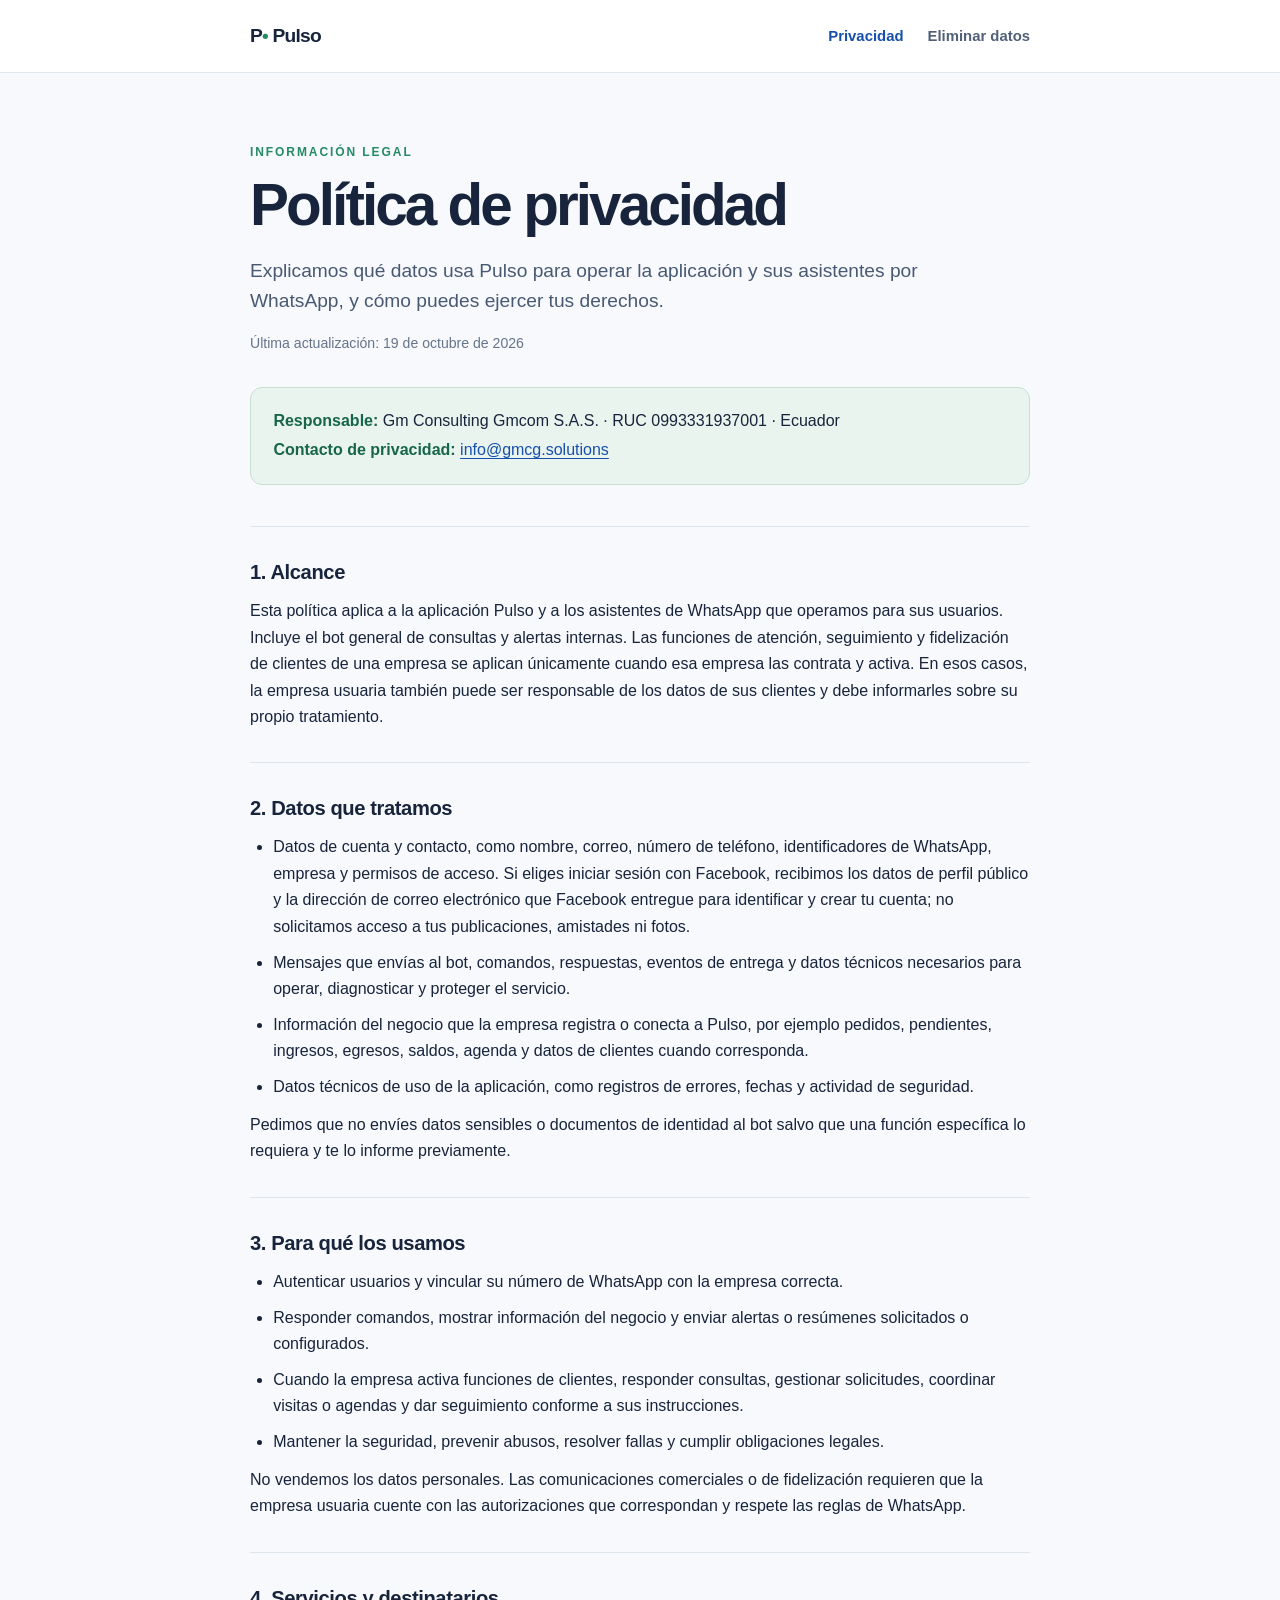
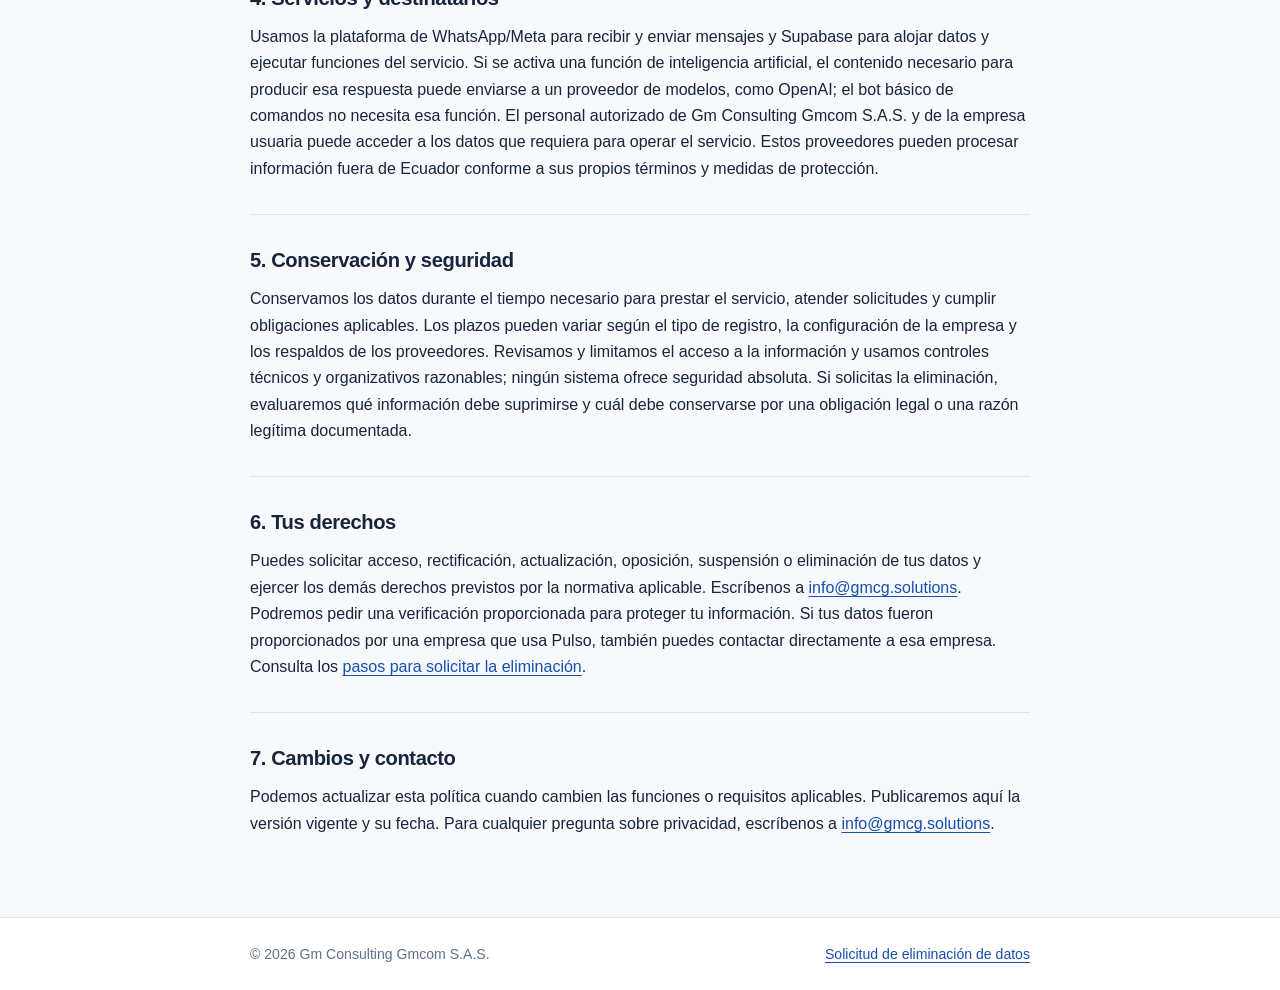
<file: index.html>
<!doctype html>
<html lang="es">
<head>
  <meta charset="utf-8">
  <meta name="viewport" content="width=device-width, initial-scale=1">
  <meta name="color-scheme" content="light">
  <meta name="description" content="Política de privacidad de Pulso, operado por Gm Consulting Gmcom S.A.S.">
  <title>Política de privacidad | Pulso</title>
  <link rel="icon" href="./favicon.svg" type="image/svg+xml">
  <link rel="stylesheet" href="./styles.css">
</head>
<body>
  <a class="skip" href="#contenido">Saltar al contenido</a>
  <header class="site-header">
    <div class="container header-row"><a class="brand" href="./" aria-label="Pulso, inicio">P<span>•</span> Pulso</a><nav aria-label="Navegación principal"><a aria-current="page" href="./">Privacidad</a><a href="./eliminacion/">Eliminar datos</a></nav></div>
  </header>
  <main id="contenido" class="container">
    <p class="eyebrow">Información legal</p>
    <h1>Política de privacidad</h1>
    <p class="lead">Explicamos qué datos usa Pulso para operar la aplicación y sus asistentes por WhatsApp, y cómo puedes ejercer tus derechos.</p>
    <p class="meta">Última actualización: 19 de octubre de 2026</p>
    <div class="notice"><strong>Responsable:</strong> Gm Consulting Gmcom S.A.S. · RUC 0993331937001 · Ecuador<br><strong>Contacto de privacidad:</strong> <a href="mailto:info@gmcg.solutions">info@gmcg.solutions</a></div>

    <section aria-labelledby="alcance"><h2 id="alcance">1. Alcance</h2><p>Esta política aplica a la aplicación Pulso y a los asistentes de WhatsApp que operamos para sus usuarios. Incluye el bot general de consultas y alertas internas. Las funciones de atención, seguimiento y fidelización de clientes de una empresa se aplican únicamente cuando esa empresa las contrata y activa. En esos casos, la empresa usuaria también puede ser responsable de los datos de sus clientes y debe informarles sobre su propio tratamiento.</p></section>
    <section aria-labelledby="datos"><h2 id="datos">2. Datos que tratamos</h2><ul><li>Datos de cuenta y contacto, como nombre, correo, número de teléfono, identificadores de WhatsApp, empresa y permisos de acceso. Si eliges iniciar sesión con Facebook, recibimos los datos de perfil público y la dirección de correo electrónico que Facebook entregue para identificar y crear tu cuenta; no solicitamos acceso a tus publicaciones, amistades ni fotos.</li><li>Mensajes que envías al bot, comandos, respuestas, eventos de entrega y datos técnicos necesarios para operar, diagnosticar y proteger el servicio.</li><li>Información del negocio que la empresa registra o conecta a Pulso, por ejemplo pedidos, pendientes, ingresos, egresos, saldos, agenda y datos de clientes cuando corresponda.</li><li>Datos técnicos de uso de la aplicación, como registros de errores, fechas y actividad de seguridad.</li></ul><p>Pedimos que no envíes datos sensibles o documentos de identidad al bot salvo que una función específica lo requiera y te lo informe previamente.</p></section>
    <section aria-labelledby="fines"><h2 id="fines">3. Para qué los usamos</h2><ul><li>Autenticar usuarios y vincular su número de WhatsApp con la empresa correcta.</li><li>Responder comandos, mostrar información del negocio y enviar alertas o resúmenes solicitados o configurados.</li><li>Cuando la empresa activa funciones de clientes, responder consultas, gestionar solicitudes, coordinar visitas o agendas y dar seguimiento conforme a sus instrucciones.</li><li>Mantener la seguridad, prevenir abusos, resolver fallas y cumplir obligaciones legales.</li></ul><p>No vendemos los datos personales. Las comunicaciones comerciales o de fidelización requieren que la empresa usuaria cuente con las autorizaciones que correspondan y respete las reglas de WhatsApp.</p></section>
    <section aria-labelledby="proveedores"><h2 id="proveedores">4. Servicios y destinatarios</h2><p>Usamos la plataforma de WhatsApp/Meta para recibir y enviar mensajes y Supabase para alojar datos y ejecutar funciones del servicio. Si se activa una función de inteligencia artificial, el contenido necesario para producir esa respuesta puede enviarse a un proveedor de modelos, como OpenAI; el bot básico de comandos no necesita esa función. El personal autorizado de Gm Consulting Gmcom S.A.S. y de la empresa usuaria puede acceder a los datos que requiera para operar el servicio. Estos proveedores pueden procesar información fuera de Ecuador conforme a sus propios términos y medidas de protección.</p></section>
    <section aria-labelledby="conservacion"><h2 id="conservacion">5. Conservación y seguridad</h2><p>Conservamos los datos durante el tiempo necesario para prestar el servicio, atender solicitudes y cumplir obligaciones aplicables. Los plazos pueden variar según el tipo de registro, la configuración de la empresa y los respaldos de los proveedores. Revisamos y limitamos el acceso a la información y usamos controles técnicos y organizativos razonables; ningún sistema ofrece seguridad absoluta. Si solicitas la eliminación, evaluaremos qué información debe suprimirse y cuál debe conservarse por una obligación legal o una razón legítima documentada.</p></section>
    <section aria-labelledby="derechos"><h2 id="derechos">6. Tus derechos</h2><p>Puedes solicitar acceso, rectificación, actualización, oposición, suspensión o eliminación de tus datos y ejercer los demás derechos previstos por la normativa aplicable. Escríbenos a <a href="mailto:info@gmcg.solutions">info@gmcg.solutions</a>. Podremos pedir una verificación proporcionada para proteger tu información. Si tus datos fueron proporcionados por una empresa que usa Pulso, también puedes contactar directamente a esa empresa. Consulta los <a href="./eliminacion/">pasos para solicitar la eliminación</a>.</p></section>
    <section aria-labelledby="cambios"><h2 id="cambios">7. Cambios y contacto</h2><p>Podemos actualizar esta política cuando cambien las funciones o requisitos aplicables. Publicaremos aquí la versión vigente y su fecha. Para cualquier pregunta sobre privacidad, escríbenos a <a href="mailto:info@gmcg.solutions">info@gmcg.solutions</a>.</p></section>
  </main>
  <footer><div class="container footer-row"><span>© 2026 Gm Consulting Gmcom S.A.S.</span><a href="./eliminacion/">Solicitud de eliminación de datos</a></div></footer>
</body>
</html>
</file>
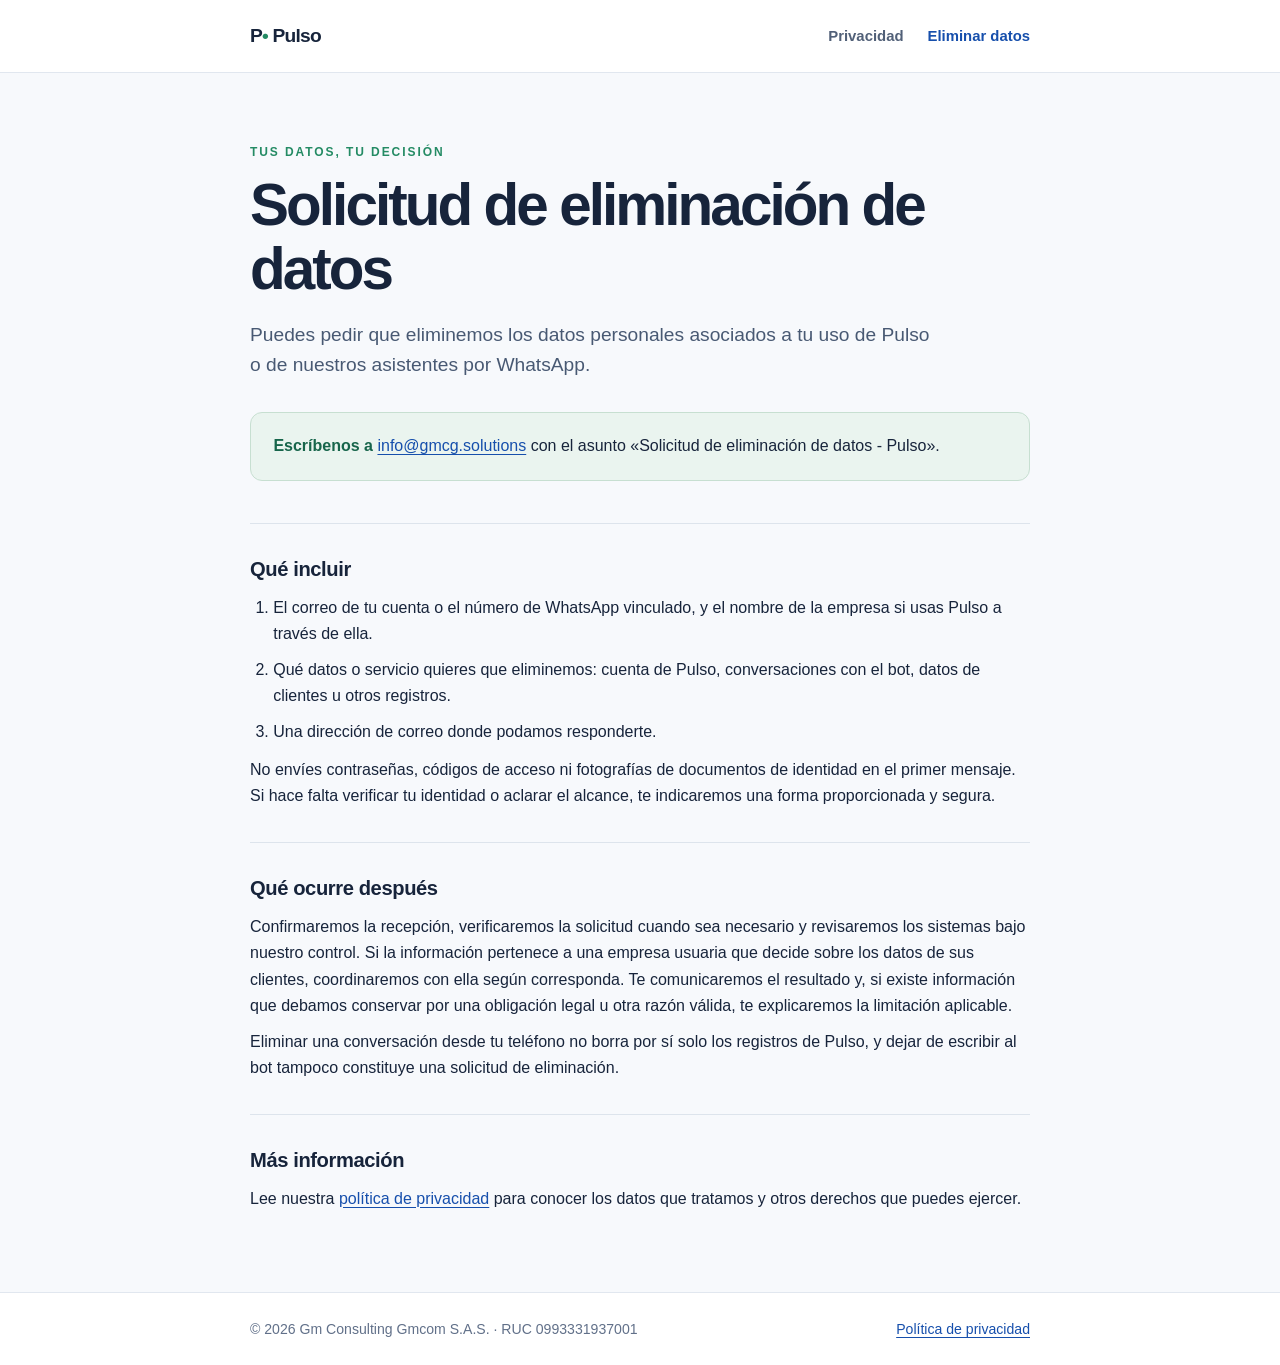
<file: eliminacion/index.html>
<!doctype html>
<html lang="es">
<head>
  <meta charset="utf-8">
  <meta name="viewport" content="width=device-width, initial-scale=1">
  <meta name="color-scheme" content="light">
  <meta name="description" content="Cómo solicitar la eliminación de tus datos de Pulso.">
  <title>Eliminación de datos | Pulso</title>
  <link rel="icon" href="../favicon.svg" type="image/svg+xml">
  <link rel="stylesheet" href="../styles.css">
</head>
<body>
  <a class="skip" href="#contenido">Saltar al contenido</a>
  <header class="site-header"><div class="container header-row"><a class="brand" href="../" aria-label="Pulso, inicio">P<span>•</span> Pulso</a><nav aria-label="Navegación principal"><a href="../">Privacidad</a><a aria-current="page" href="./">Eliminar datos</a></nav></div></header>
  <main id="contenido" class="container">
    <p class="eyebrow">Tus datos, tu decisión</p>
    <h1>Solicitud de eliminación de datos</h1>
    <p class="lead">Puedes pedir que eliminemos los datos personales asociados a tu uso de Pulso o de nuestros asistentes por WhatsApp.</p>
    <div class="notice"><strong>Escríbenos a</strong> <a href="mailto:info@gmcg.solutions?subject=Solicitud%20de%20eliminaci%C3%B3n%20de%20datos%20-%20Pulso">info@gmcg.solutions</a> con el asunto «Solicitud de eliminación de datos - Pulso».</div>
    <section><h2>Qué incluir</h2><ol><li>El correo de tu cuenta o el número de WhatsApp vinculado, y el nombre de la empresa si usas Pulso a través de ella.</li><li>Qué datos o servicio quieres que eliminemos: cuenta de Pulso, conversaciones con el bot, datos de clientes u otros registros.</li><li>Una dirección de correo donde podamos responderte.</li></ol><p>No envíes contraseñas, códigos de acceso ni fotografías de documentos de identidad en el primer mensaje. Si hace falta verificar tu identidad o aclarar el alcance, te indicaremos una forma proporcionada y segura.</p></section>
    <section><h2>Qué ocurre después</h2><p>Confirmaremos la recepción, verificaremos la solicitud cuando sea necesario y revisaremos los sistemas bajo nuestro control. Si la información pertenece a una empresa usuaria que decide sobre los datos de sus clientes, coordinaremos con ella según corresponda. Te comunicaremos el resultado y, si existe información que debamos conservar por una obligación legal u otra razón válida, te explicaremos la limitación aplicable.</p><p>Eliminar una conversación desde tu teléfono no borra por sí solo los registros de Pulso, y dejar de escribir al bot tampoco constituye una solicitud de eliminación.</p></section>
    <section><h2>Más información</h2><p>Lee nuestra <a href="../">política de privacidad</a> para conocer los datos que tratamos y otros derechos que puedes ejercer.</p></section>
  </main>
  <footer><div class="container footer-row"><span>© 2026 Gm Consulting Gmcom S.A.S. · RUC 0993331937001</span><a href="../">Política de privacidad</a></div></footer>
</body>
</html>
</file>
<file: styles.css>
:root{font-family:Inter,-apple-system,BlinkMacSystemFont,"Segoe UI",sans-serif;color:#17243b;background:#f7f9fc;line-height:1.65}*{box-sizing:border-box}html{scroll-behavior:smooth}body{margin:0}a{color:#164fac;text-underline-offset:3px}a:hover{color:#0a347b}a:focus-visible{outline:3px solid #5c8cff;outline-offset:3px;border-radius:2px}.container{width:min(100% - 2.5rem,780px);margin-inline:auto}.skip{position:absolute;top:-100px;left:1rem;background:#fff;padding:.5rem 1rem;z-index:10}.skip:focus{top:1rem}.site-header{background:#fff;border-bottom:1px solid #e1e7ef}.header-row,.footer-row{display:flex;align-items:center;justify-content:space-between;gap:1rem;min-height:72px}.brand{font-size:1.2rem;font-weight:800;letter-spacing:-.04em;color:#17243b;text-decoration:none}.brand span{color:#248b64}.site-header nav{display:flex;gap:1.5rem}.site-header nav a{text-decoration:none;color:#516078;font-weight:600;font-size:.93rem}.site-header nav a[aria-current]{color:#164fac}main{padding-top:4.4rem;padding-bottom:5rem}.eyebrow{text-transform:uppercase;font-size:.75rem;font-weight:800;letter-spacing:.16em;color:#248b64;margin:0 0 .6rem}h1{font-size:clamp(2.3rem,6vw,3.65rem);line-height:1.1;letter-spacing:-.05em;margin:0 0 1.2rem}h2{font-size:1.26rem;line-height:1.3;letter-spacing:-.02em;margin:0 0 .8rem}p,li{font-size:1rem}.lead{font-size:1.2rem;color:#485973;line-height:1.55;max-width:680px;margin:0 0 1rem}.meta{font-size:.88rem;color:#64748b;margin:0 0 2rem}.notice{background:#eaf4ef;border:1px solid #c7dfd1;border-radius:12px;padding:1.2rem 1.4rem;margin:2rem 0 2.6rem;line-height:1.8}.notice strong{color:#17654b}section{border-top:1px solid #dde4ec;padding-top:2rem;margin-top:2rem}section p{margin:.6rem 0 0}ul,ol{padding-left:1.45rem;margin:.7rem 0}li+li{margin-top:.6rem}footer{border-top:1px solid #e1e7ef;background:#fff;color:#617089;font-size:.88rem}.footer-row{padding-block:1.1rem}footer a{font-size:.88rem}@media(max-width:560px){.container{width:min(100% - 2rem,780px)}.header-row{min-height:64px}.site-header nav{gap:.8rem}.site-header nav a{font-size:.82rem}main{padding-top:3rem;padding-bottom:3.5rem}.footer-row{align-items:flex-start;flex-direction:column;gap:.4rem}.notice{padding:1rem}}
</file>
